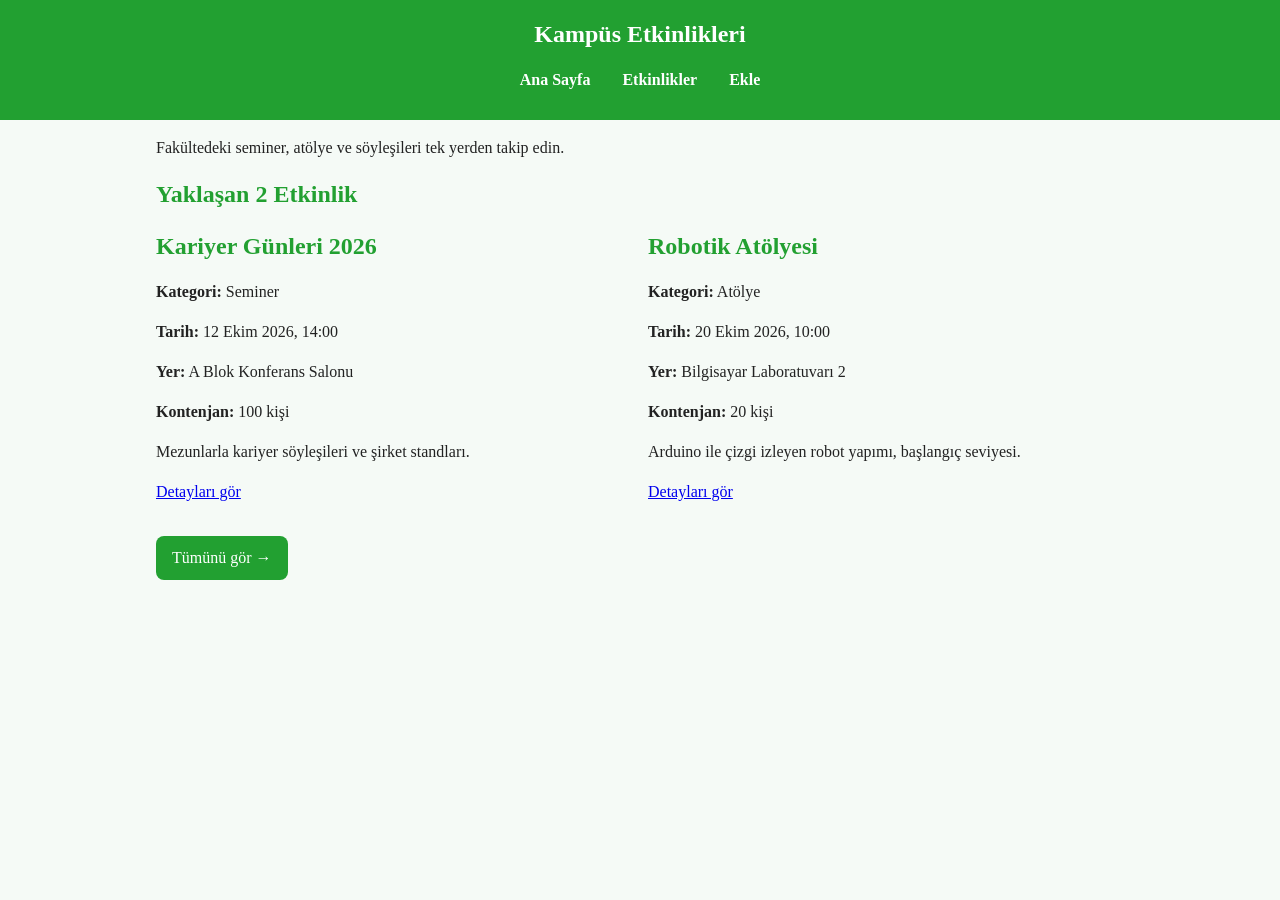
<file: index.html>
<!DOCTYPE html>
<html lang="tr">
<head>
    <meta charset="UTF-8">
    <meta name="viewport" content="width=device-width, initial-scale=1.0">
    <title>Kampüs Etkinlikleri - Ana Sayfa</title>
    <link rel="stylesheet" href="css/2416501017.css">
    <!-- Script buraya eklendi -->
    <script type="module" src="js/event-list.js"></script>
</head>
<body>
    <header>
        <h1>Kampüs Etkinlikleri</h1>
        <nav>
            <ul>
                <li><a href="index.html">Ana Sayfa</a></li>
                <li><a href="etkinlikler.html">Etkinlikler</a></li>
                <li><a href="etkinlik-ekle.html">Ekle</a></li>
            </ul>
        </nav>
    </header>

    <main>
        <section>
            <p>Fakültedeki seminer, atölye ve söyleşileri tek yerden takip edin.</p>
            <h2>Yaklaşan 2 Etkinlik</h2>

            <!-- Elle yazılan kartlar silindi, container JS için hazırlandı -->
            <section id="etkinlik-listesi" class="grid-container" data-limit="2"></section>

            <p style="margin-top: 1.5rem;"><a href="etkinlikler.html" class="btn">Tümünü gör →</a></p>
        </section>
    </main>
</body>
</html>
</file>
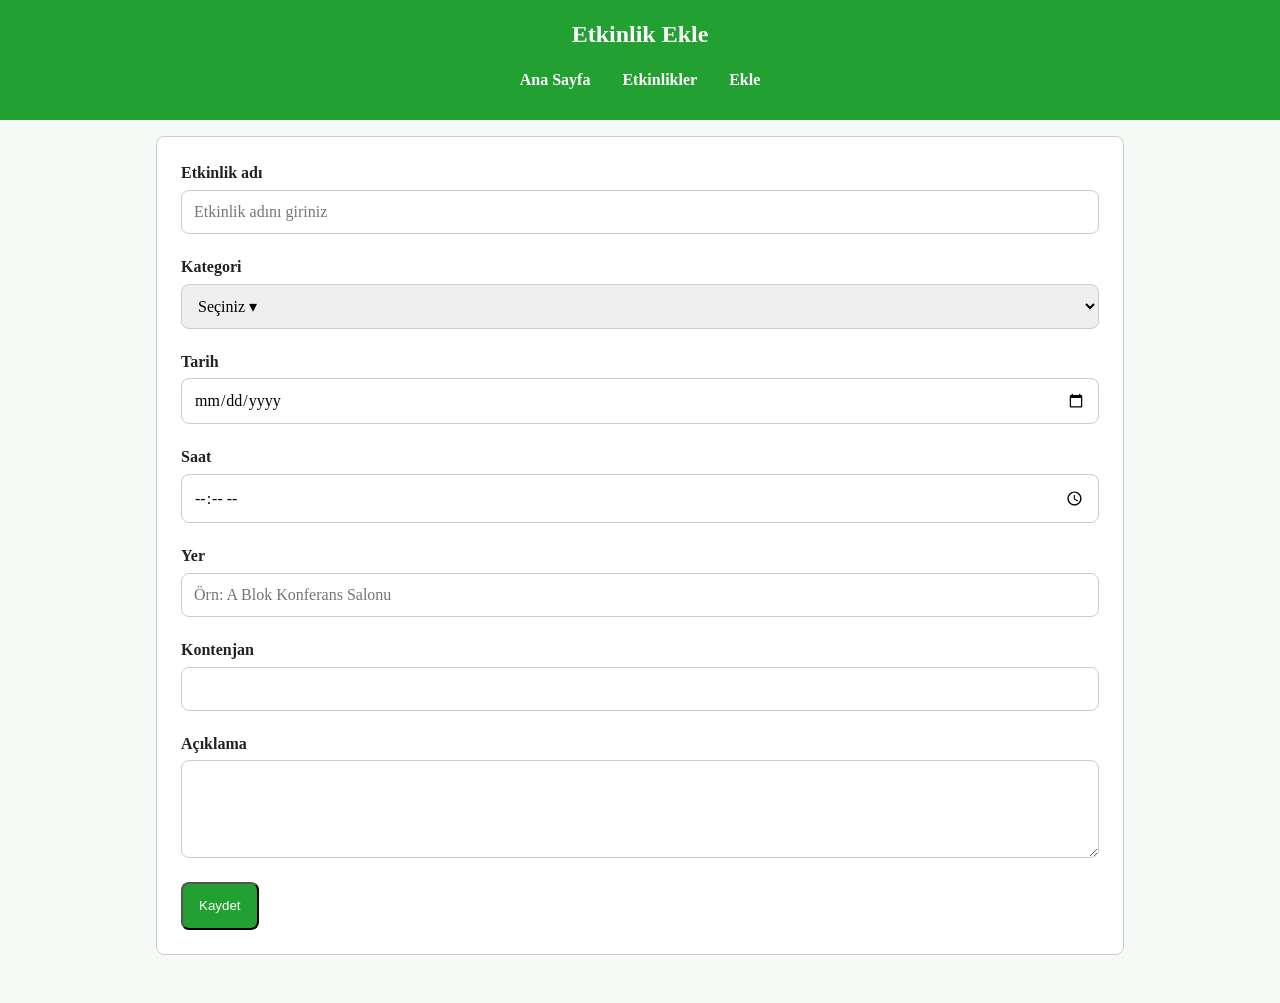
<file: etkinlik-ekle.html>
<!DOCTYPE html>
<html lang="tr">
<head>
    <meta charset="UTF-8">
    <meta name="viewport" content="width=device-width, initial-scale=1.0">
    <title>Etkinlik Ekle</title>
    <link rel="stylesheet" href="css/2416501017.css">
    <!-- Script buraya eklendi -->
    <script type="module" src="js/event-form.js"></script>
</head>
<body>
    <header>
        <h1>Etkinlik Ekle</h1>
        <nav>
            <ul>
                <li><a href="index.html">Ana Sayfa</a></li>
                <li><a href="etkinlikler.html">Etkinlikler</a></li>
                <li><a href="etkinlik-ekle.html">Ekle</a></li>
            </ul>
        </nav>
    </header>

    <main>
        <!-- JS müdahalesi için ID ve novalidate eklendi -->
        <form id="etkinlik-formu" novalidate>
            <!-- name attributeları ve hata kutuları (span) eklendi -->
            <div class="form-group">
                <label for="etkinlik-adi">Etkinlik adı</label>
                <input type="text" id="etkinlik-adi" name="ad" placeholder="Etkinlik adını giriniz">
                <span id="ad-hata" class="hata-mesaji" style="color:red; font-size:12px; display:block; margin-top:5px;"></span>
            </div>

            <div class="form-group">
                <label for="kategori">Kategori</label>
                <select id="kategori" name="kategori">
                    <option value="">Seçiniz ▾</option>
                    <option value="Seminer">Seminer</option>
                    <option value="Atölye">Atölye</option>
                    <option value="Söyleşi">Söyleşi</option>
                </select>
                <span id="kategori-hata" class="hata-mesaji" style="color:red; font-size:12px; display:block; margin-top:5px;"></span>
            </div>

            <div class="form-group">
                <label for="tarih">Tarih</label>
                <input type="date" id="tarih" name="tarih">
                <span id="tarih-hata" class="hata-mesaji" style="color:red; font-size:12px; display:block; margin-top:5px;"></span>
            </div>

            <!-- PDF kuralları gereği eksik olan Saat, Yer ve Kontenjan alanları eklendi -->
            <div class="form-group">
                <label for="saat">Saat</label>
                <input type="time" id="saat" name="saat">
                <span id="saat-hata" class="hata-mesaji" style="color:red; font-size:12px; display:block; margin-top:5px;"></span>
            </div>

            <div class="form-group">
                <label for="yer">Yer</label>
                <input type="text" id="yer" name="yer" placeholder="Örn: A Blok Konferans Salonu">
                <span id="yer-hata" class="hata-mesaji" style="color:red; font-size:12px; display:block; margin-top:5px;"></span>
            </div>

            <div class="form-group">
                <label for="kontenjan">Kontenjan</label>
                <input type="number" id="kontenjan" name="kontenjan">
                <span id="kontenjan-hata" class="hata-mesaji" style="color:red; font-size:12px; display:block; margin-top:5px;"></span>
            </div>

            <div class="form-group">
                <label for="aciklama">Açıklama</label>
                <textarea id="aciklama" name="aciklama" rows="4"></textarea>
            </div>

            <button type="submit" class="btn">Kaydet</button>
        </form>

        <!-- JSON Başarı mesajı buraya gelecek -->
        <div id="form-mesaj"></div>
    </main>
</body>
</html>
</file>
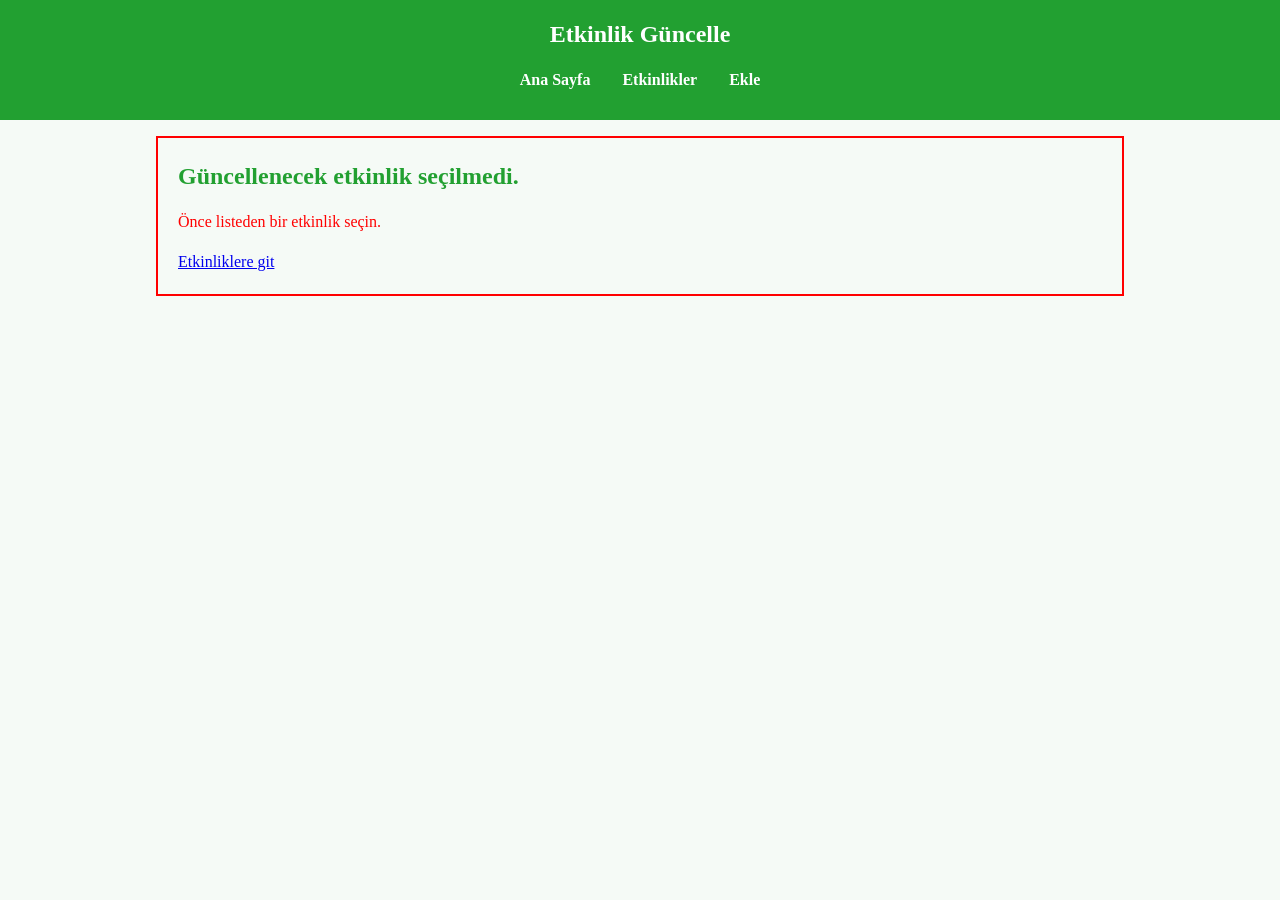
<file: etkinlik-guncelle.html>
<!DOCTYPE html>
<html lang="tr">
<head>
    <meta charset="UTF-8">
    <meta name="viewport" content="width=device-width, initial-scale=1.0">
    <title>Etkinlik Güncelle</title>
    <link rel="stylesheet" href="css/2416501017.css">
    <!-- Script buraya eklendi -->
    <script type="module" src="js/event-form.js"></script>
</head>
<body>
    <header>
        <h1>Etkinlik Güncelle</h1>
        <nav>
            <ul>
                <li><a href="index.html">Ana Sayfa</a></li>
                <li><a href="etkinlikler.html">Etkinlikler</a></li>
                <li><a href="etkinlik-ekle.html">Ekle</a></li>
            </ul>
        </nav>
    </header>

    <main>
        <!-- JS için data-mode="guncelle" ve novalidate eklendi -->
        <form id="etkinlik-formu" data-mode="guncelle" novalidate>
            <!-- value değerleri silindi, JS otomatik dolduracak -->
            <div class="form-group">
                <label for="etkinlik-adi">Etkinlik adı</label>
                <input type="text" id="etkinlik-adi" name="ad">
                <span id="ad-hata" class="hata-mesaji" style="color:red; font-size:12px; display:block; margin-top:5px;"></span>
            </div>

            <div class="form-group">
                <label for="kategori">Kategori</label>
                <select id="kategori" name="kategori">
                    <option value="">Seçiniz ▾</option>
                    <option value="Seminer">Seminer</option>
                    <option value="Atölye">Atölye</option>
                    <option value="Söyleşi">Söyleşi</option>
                </select>
                <span id="kategori-hata" class="hata-mesaji" style="color:red; font-size:12px; display:block; margin-top:5px;"></span>
            </div>

            <div class="form-group">
                <label for="tarih">Tarih</label>
                <input type="date" id="tarih" name="tarih">
                <span id="tarih-hata" class="hata-mesaji" style="color:red; font-size:12px; display:block; margin-top:5px;"></span>
            </div>

            <div class="form-group">
                <label for="saat">Saat</label>
                <input type="time" id="saat" name="saat">
                <span id="saat-hata" class="hata-mesaji" style="color:red; font-size:12px; display:block; margin-top:5px;"></span>
            </div>

            <div class="form-group">
                <label for="yer">Yer</label>
                <input type="text" id="yer" name="yer">
                <span id="yer-hata" class="hata-mesaji" style="color:red; font-size:12px; display:block; margin-top:5px;"></span>
            </div>

            <div class="form-group">
                <label for="kontenjan">Kontenjan</label>
                <input type="number" id="kontenjan" name="kontenjan">
                <span id="kontenjan-hata" class="hata-mesaji" style="color:red; font-size:12px; display:block; margin-top:5px;"></span>
            </div>

            <div class="form-group">
                <label for="aciklama">Açıklama</label>
                <textarea id="aciklama" name="aciklama" rows="4"></textarea>
            </div>

            <button type="submit" class="btn">Güncelle</button>
        </form>

        <div id="form-mesaj"></div>
    </main>
</body>
</html>
</file>
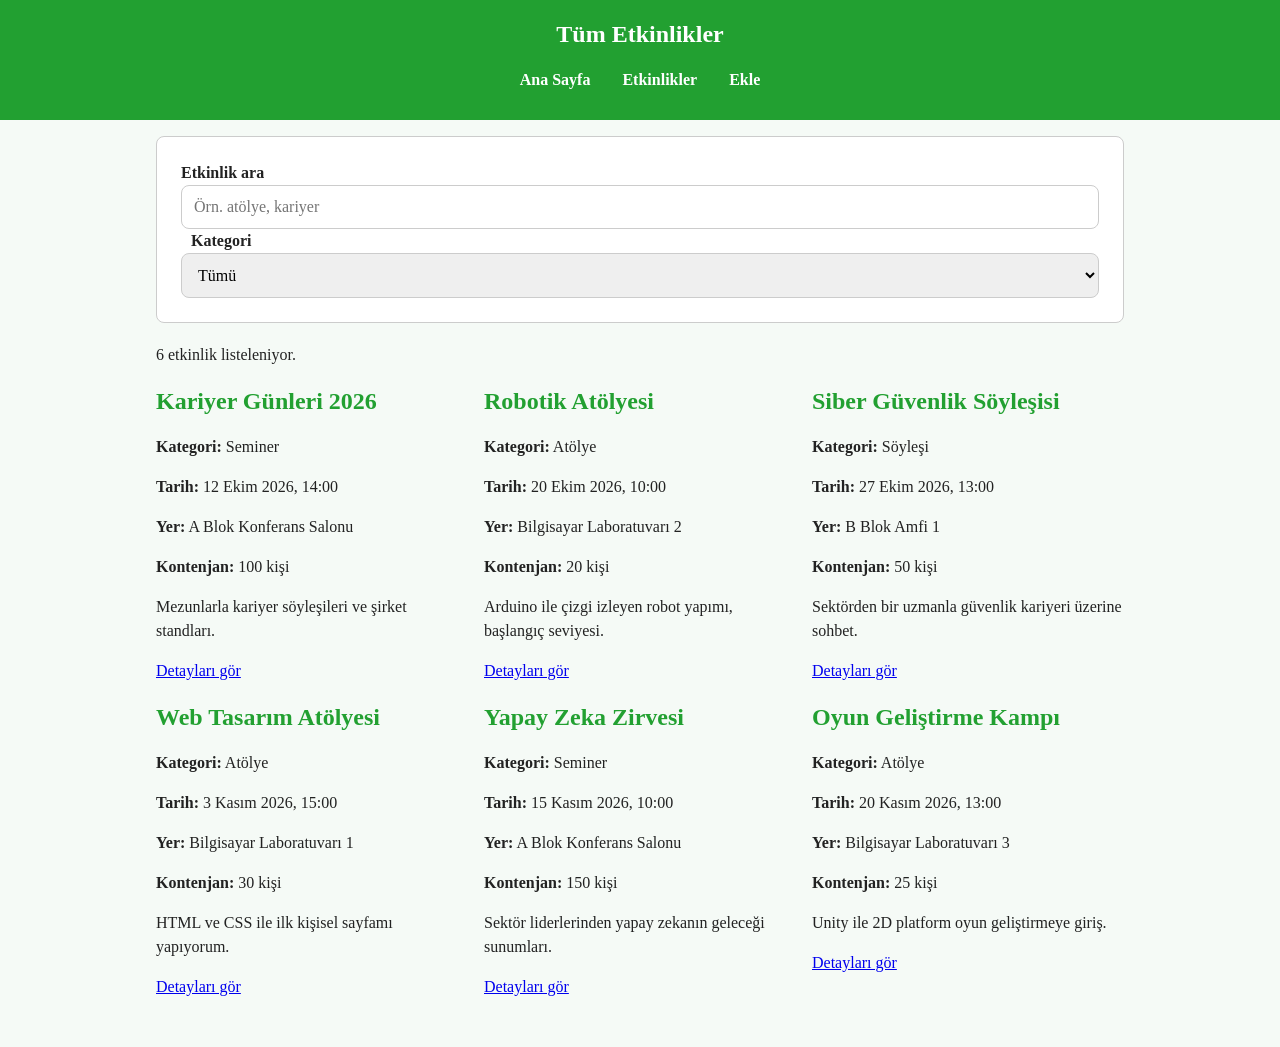
<file: etkinlikler.html>
<!DOCTYPE html>
<html lang="tr">
<head>
    <meta charset="UTF-8">
    <meta name="viewport" content="width=device-width, initial-scale=1.0">
    <title>Tüm Etkinlikler</title>
    <link rel="stylesheet" href="css/2416501017.css">
    <!-- Script buraya eklendi -->
    <script type="module" src="js/event-list.js"></script>
</head>
<body>
    <header>
        <h1>Tüm Etkinlikler</h1>
        <nav>
            <ul>
                <li><a href="index.html">Ana Sayfa</a></li>
                <li><a href="etkinlikler.html">Etkinlikler</a></li>
                <li><a href="etkinlik-ekle.html">Ekle</a></li>
            </ul>
        </nav>
    </header>

    <main>
        <section>
            <!-- Arama ve Kategori Filtresi Eklendi -->
            <form id="filtre-formu" class="filtre" style="margin-bottom: 20px;">
                <label for="arama">Etkinlik ara</label>
                <input type="search" id="arama" placeholder="Örn. atölye, kariyer">

                <label for="kategori-filtre" style="margin-left: 10px;">Kategori</label>
                <select id="kategori-filtre">
                    <option value="">Tümü</option>
                </select>
            </form>
            <p id="sonuc"></p>

            <!-- Elle yazılan kartlar silindi, container JS için hazırlandı -->
            <section id="etkinlik-listesi" class="grid-3"></section>
        </section>
    </main>
</body>
</html>
</file>
<file: css/2416501017.css>
/* Orhan Öztekin 2416501017 */
:root {
    --no: 20231047; /* Örnek/Kendi numaranız */
    --ton: 127; /* mod(2416501017, 360) hesaplaması veya numara tonu */
    --renk-ana: hsl(var(--ton) 65% 38%);
    --renk-zemin: hsl(var(--ton) 30% 97%);
    --renk-kart-bg: #ffffff;
    --renk-text: #222222;
    --renk-gri: #666666;
    --renk-border: #cccccc;
    --renk-hata: #d32f2f;
    --font: "Palatino Linotype", serif;
    --bosluk-m: 1rem;
    --kose: 8px;
}

* {
    box-sizing: border-box;
    margin: 0;
    padding: 0;
}

body {
    font-family: var(--font);
    background-color: var(--renk-zemin);
    color: var(--renk-text);
    line-height: 1.5;
    padding-bottom: 2rem;
}

/* Header & Menü */
header {
    background-color: var(--renk-ana);
    color: white;
    padding: 1rem;
    text-align: center;
}

    header h1 {
        font-size: 1.5rem;
        margin-bottom: 0.5rem;
    }

nav ul {
    list-style: none;
    display: flex;
    justify-content: center;
    gap: 1rem;
    flex-wrap: wrap;
}

nav a {
    color: white;
    text-decoration: none;
    font-weight: bold;
    padding: 0.5rem;
    display: inline-block;
    min-height: 44px; /* Parmakla basılabilirlik */
    min-width: 44px;
}

    nav a:hover, nav a:focus {
        text-decoration: underline;
    }

/* Ana İçerik Alanı */
main {
    padding: 1rem;
    max-width: 1000px;
    margin: 0 auto;
}

h2 {
    margin-bottom: 1rem;
    color: var(--renk-ana);
}

p {
    margin-bottom: 1rem;
}

/* Kart Yapıları (Tablodan Carta geçiş) */
.grid-container {
    display: grid;
    grid-template-columns: 1fr; /* Telefonda tek sütun (öncelik) */
    gap: var(--bosluk-m);
}

@media (min-width: 768px) {
    .grid-container {
        grid-template-columns: repeat(2, 1fr); /* Geniş ekranda çoklu sütun */
    }
}

.grid-3 {
    display: grid;
    grid-template-columns: 1fr;
    gap: var(--bosluk-m);
}

@media (min-width: 768px) {
    .grid-3 {
        grid-template-columns: repeat(3, 1fr);
    }
}

article.card {
    background-color: var(--renk-kart-bg);
    border: 1px solid var(--renk-border);
    border-radius: var(--kose);
    padding: var(--bosluk-m);
    box-shadow: 0 2px 4px rgba(0,0,0,0.05);
}

    article.card h3 {
        margin-bottom: 0.5rem;
        color: var(--renk-ana);
    }

.btn {
    display: inline-block;
    background-color: var(--renk-ana);
    color: white;
    padding: 0.5rem 1rem;
    border-radius: var(--kose);
    text-decoration: none;
    margin-top: 0.5rem;
    min-height: 44px;
    line-height: 28px;
}

    .btn:hover {
        opacity: 0.9;
    }

/* Detay Sayfası Özel Düzen */
.detay-container {
    display: flex;
    flex-direction: column;
    gap: 1.5rem;
}

@media (min-width: 768px) {
    .detay-container {
        flex-direction: row;
        align-items: flex-start;
    }
}

.afis-alani {
    flex: 1;
    background: #eee;
    border: 2px dashed var(--renk-border);
    padding: 2rem;
    text-align: center;
    border-radius: var(--kose);
    min-height: 200px;
    display: flex;
    align-items: center;
    justify-content: center;
    color: var(--renk-gri);
}

.kunye-alani {
    flex: 1;
}

    .kunye-alani dt {
        font-weight: bold;
        color: var(--renk-ana);
        margin-top: 0.5rem;
    }

    .kunye-alani dd {
        margin-bottom: 0.5rem;
    }

/* Form Tasarımları */
form {
    background: var(--renk-kart-bg);
    padding: 1.5rem;
    border-radius: var(--kose);
    border: 1px solid var(--renk-border);
}

.form-group {
    margin-bottom: 1rem;
    display: flex;
    flex-direction: column;
}

label {
    font-weight: bold;
    margin-bottom: 0.3rem;
}

input, select, textarea {
    padding: 0.75rem;
    border: 1px solid var(--renk-border);
    border-radius: var(--kose);
    font-family: var(--font);
    font-size: 1rem;
    width: 100%;
}

    /* Boş gönderildiğinde hatalı alan (Kırmızı kenarlık) */
    input:invalid, select:invalid, textarea:invalid, .has-error {
        border-color: var(--renk-hata);
    }

.error-message {
    color: var(--renk-hata);
    font-size: 0.85rem;
    margin-top: 0.2rem;
}
</file>
